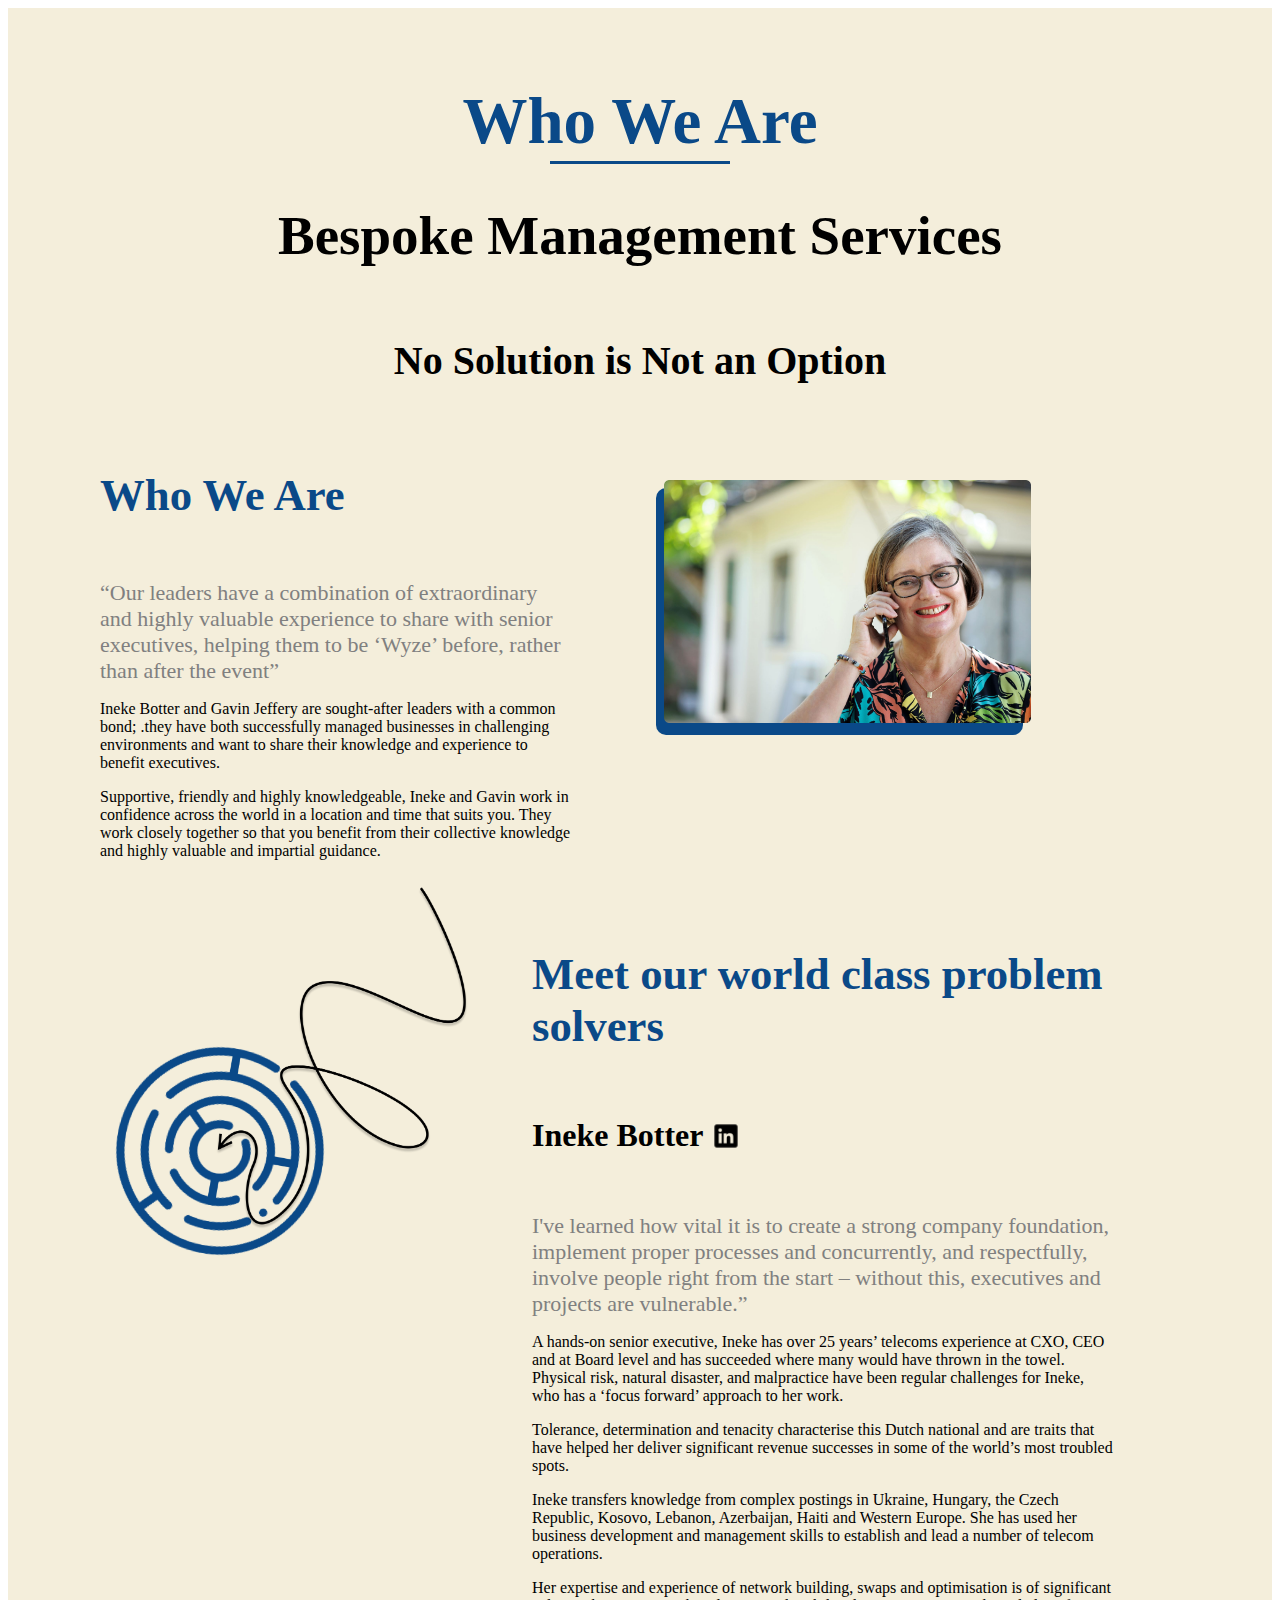
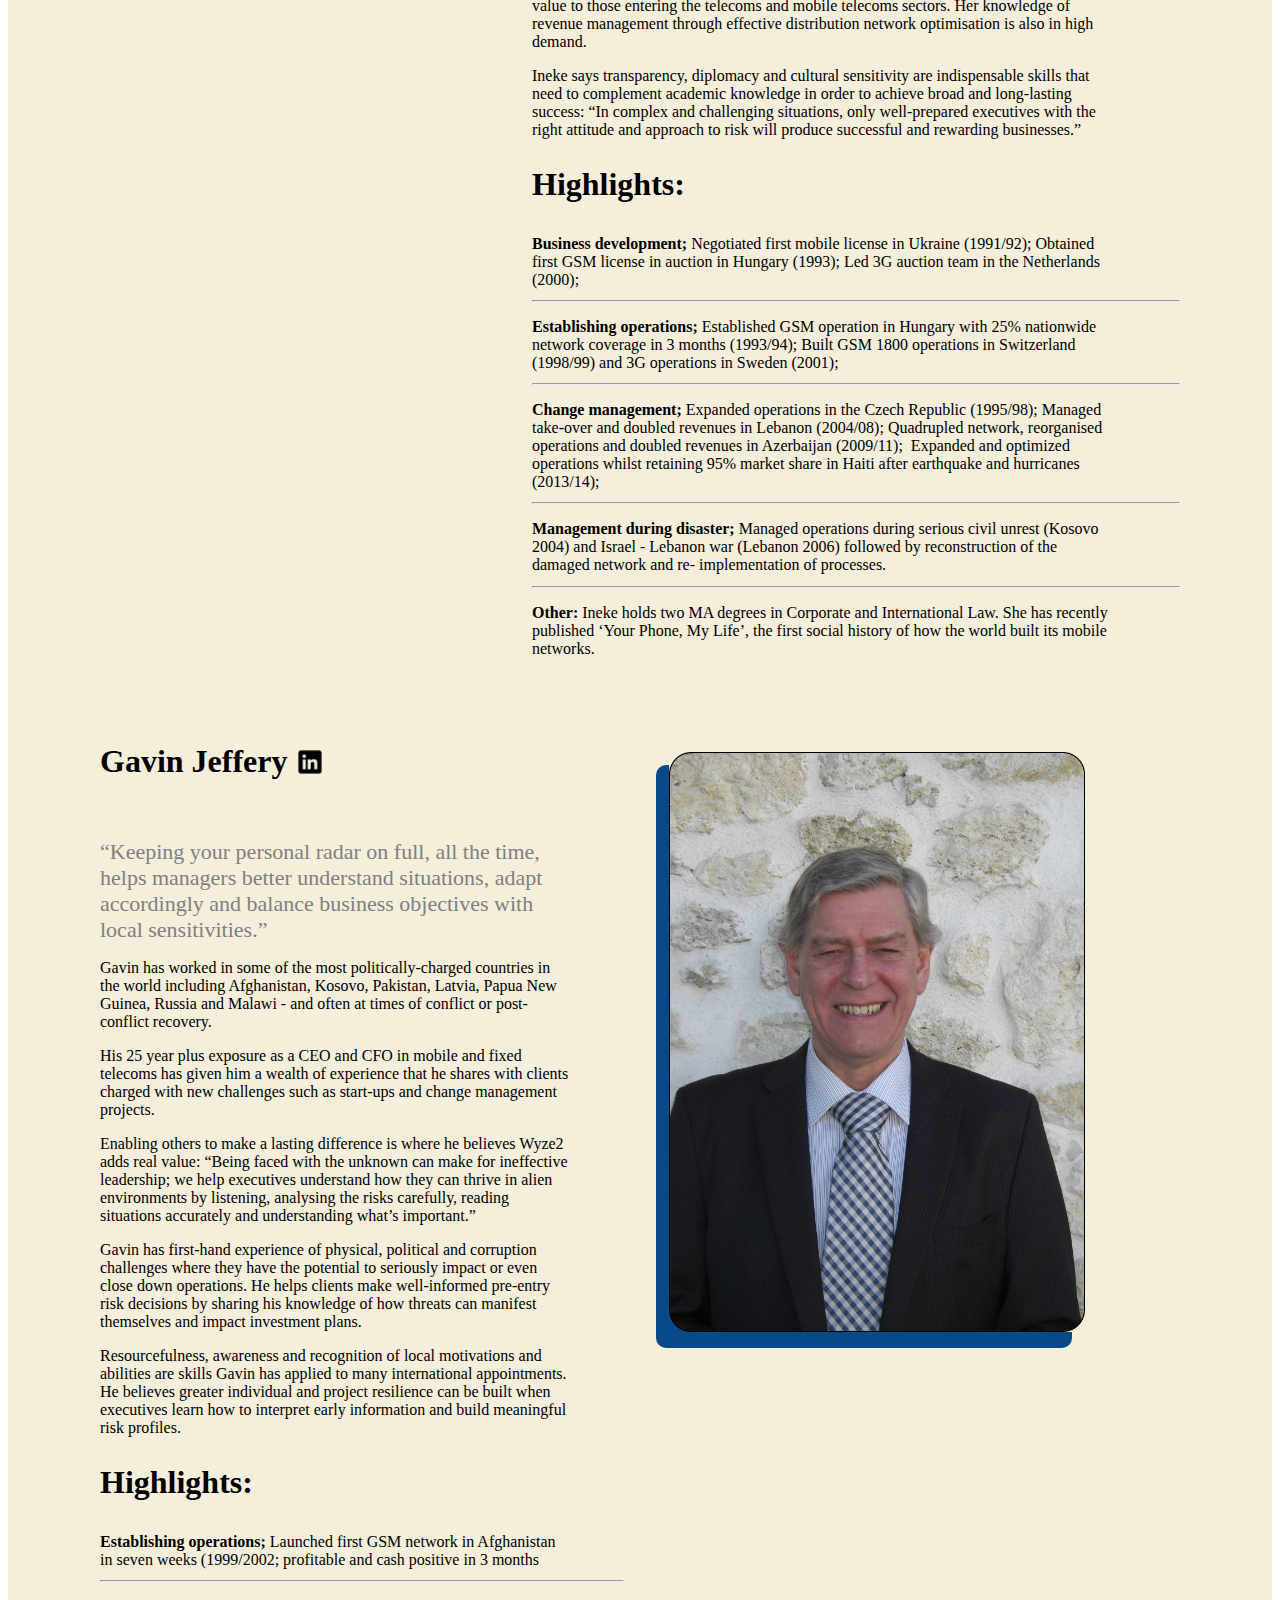
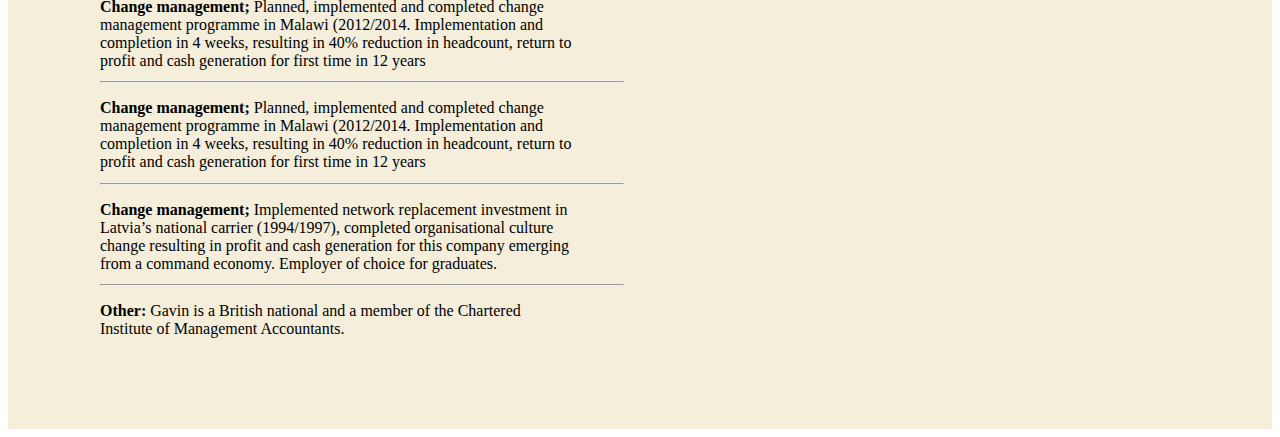
<file: WhoWeAre.html>
<!DOCTYPE html>
<html lang="en">
<head>
    <meta charset="UTF-8">
    <meta name="viewport" content="width=device-width, initial-scale=1.0">
    <title>Document</title>
    <link rel="stylesheet" href="WhoWeAre.css">
</head>
<body>
    <div class="who_we_are_pageContainer" id="WhoWeAre">
        <h1>Who We Are</h1> 
        <h2>Bespoke Management Services</h2>
        <h4>No Solution is Not an Option</h4>

        <div class="who_we_are_pagecontent">
            <!-- FLEX ITEM 1 -->
            <div class="who_we_are_pageitem" id="flex_item1">
                <div class="who_we_are_textcontainer">
                
                <!-- Header Texts -->
                <div class="flex_item1_large_headertxt" > 
                    <h2>Who We Are</h2>
                </div>
                <div class="flex_item1_small_headertxt">
                    <h2>Meet our world class problem solvers</h2>
                    <h4>Ineke Botter <a href="https://www.linkedin.com/in/ineke-botter-yourphone-mylife/"><img src="./Pictures/LinkedIn.svg" /></a></h4>
                </div>
                <!-- Normal Texts -->

                <div class="flex_item1_large_txt">
                  <span class="QuoteTestWhoWeAre">
                    <p >“Our leaders have a combination of extraordinary and highly valuable experience to
                        share with senior executives, helping them to be ‘Wyze’ before, rather than after the
                        event”</p></span>
                    <p>Ineke Botter and Gavin Jeffery are sought-after leaders with a common bond; .they have both successfully managed
                       businesses in challenging environments and want to share their knowledge
                       and experience to benefit executives.
                    </p>
                    <p>
                        Supportive, friendly and highly knowledgeable, Ineke and Gavin work in confidence across the world
                        in a location and time that suits you. They work closely together so that you benefit from their
                        collective knowledge and highly valuable and impartial guidance.</p>
                </div>
                <div class="flex_item1_small_txt">
                  <span class="QuoteTestWhoWeAre">
                    <p>I've learned how vital it is to create a strong company foundation, implement proper processes
                        and concurrently, and
                        respectfully, involve people right from the start – without this, executives and projects are vulnerable.”</p></span>

                    <p>A hands-on senior executive, Ineke has over 25 years’ telecoms experience at CXO, CEO and at Board level and has
                        succeeded where many would have thrown in the towel. Physical risk, natural disaster, and malpractice have been
                        regular
                        challenges for Ineke, who has a ‘focus forward’ approach to her work.
                    </p>
                    <p>
                        Tolerance, determination and tenacity characterise
                        this Dutch national and are traits that have helped her deliver significant revenue successes in some of the world’s
                        most troubled spots.
                    </p>
                    <p>Ineke transfers knowledge from complex postings in Ukraine, Hungary, the Czech Republic, Kosovo,
                        Lebanon, Azerbaijan, Haiti and Western Europe. She has used her business development and management skills to
                        establish
                        and lead a number of telecom operations.
                    </p>
                    <div class="flex_item1_reduce_width_txt">
                        <p> Her expertise and experience of network building, swaps and optimisation is of
                            significant value to those entering the telecoms and mobile telecoms sectors. Her knowledge of revenue management
                            through effective distribution network optimisation is also in high demand.
                        </p>
                        <p> Ineke says transparency, diplomacy and
                            cultural sensitivity are indispensable skills that need to complement academic knowledge in order to achieve broad
                            and
                            long-lasting success: “In complex and challenging situations, only well-prepared executives with the right attitude
                            and
                            approach to risk will produce successful and rewarding businesses.”</p>
                    </div>
                    <div  class="highlights_container">
                        <h4>Highlights:</h4>
                        <div>
                            <p>
                                <span class="highlight_bold">Establishing operations;</span> Launched first GSM network in Afghanistan in
                                seven weeks (1999/2002;
                                profitable and cash positive in 3 months
                            </p>
                            <hr />
                        </div>
                    
                        <div>
                            <p>
                                <span class="highlight_bold">Change management;</span> Planned, implemented and completed change management
                                programme in
                                Malawi (2012/2014. Implementation and completion in 4 weeks, resulting in 40% reduction in
                                headcount, return to profit and cash generation for first time in 12 years
                            </p>
                            <hr />
                        </div>
                        <div>
                            <p>
                                <span class="highlight_bold">Change management;</span> Planned, implemented and completed change management
                                programme in
                                Malawi (2012/2014. Implementation and completion in 4 weeks, resulting in 40% reduction in
                                headcount, return to profit and cash generation for first time in 12 years
                            </p>
                            <hr />
                        </div>
                        <div>
                            <p>
                                <span class="highlight_bold">Change management;</span> Implemented network replacement investment in
                                Latvia’s national carrier
                                (1994/1997), completed organisational culture change resulting in profit and cash generation for this
                                company emerging from a command economy. Employer of choice for graduates.
                            </p>
                            <hr />
                        </div>
                        <div>
                            <p>
                                <span class="highlight_bold">Other:</span> Gavin is a British national and a member of the Chartered
                                Institute of Management Accountants.
                            </p>
                        </div>
                    </div>
                </div>

                </div>

                <!-- Flex Item 1 Image Container -->
                <div class="who_we_are_imgcontainer">
                    <div class="test_container" id="flex_item1_imgcontainer">
                        <img src="./Pictures/20230710 small 2 1.png" />
                    </div>
                </div>                
            </div>

            <!-- FLEX ITEM 2 -->
            <div class="who_we_are_pageitem" id="flex_item2">
                <!-- Flex Item 2 Image Container -->
                <div class="maze_imgcontainer">
                    <img class="maze_img" src="./Pictures/maze (1) 1.png" />
                    <img class="vector_img" src="./Pictures/Vector 5.png"/>
                </div>
                <div class="who_we_are_textcontainer">
                    <!-- Header Texts -->
                    <div class="flex_item2_large_headertxt">
                        <h2>Meet our world class problem solvers</h2>
                        <h4>Ineke Botter <a href="https://www.linkedin.com/in/ineke-botter-yourphone-mylife/"><img src="./Pictures/LinkedIn.svg" /></a></h4>
                    </div>
                    <div class="flex_item2_small_headertxt">
                        <h2>Who We Are</h2>
                    </div>

                    <!-- Normal Texts  -->
                    <div class="flex_item2_large_txt">
                      <span class="QuoteTestWhoWeAre"><p>I've learned how vital it is to create a strong company foundation, implement proper processes
                            and concurrently, and
                            respectfully, involve people right from the start – without this, executives and projects are vulnerable.”</p></span>
                        
                        <p>A hands-on senior executive, Ineke has over 25 years’ telecoms experience at CXO, CEO and at Board level and has
                            succeeded where many would have thrown in the towel. Physical risk, natural disaster, and malpractice have been
                            regular
                            challenges for Ineke, who has a ‘focus forward’ approach to her work.
                        </p>
                        <p>
                            Tolerance, determination and tenacity characterise
                            this Dutch national and are traits that have helped her deliver significant revenue successes in some of the world’s
                            most troubled spots.
                        </p>
                        <p>Ineke transfers knowledge from complex postings in Ukraine, Hungary, the Czech Republic, Kosovo,
                            Lebanon, Azerbaijan, Haiti and Western Europe. She has used her business development and management skills to
                            establish
                            and lead a number of telecom operations.
                        </p>
                        <p> Her expertise and experience of network building, swaps and optimisation is of
                            significant value to those entering the telecoms and mobile telecoms sectors. Her knowledge of revenue management
                            through effective distribution network optimisation is also in high demand.
                        </p>
                        <p> Ineke says transparency, diplomacy and
                            cultural sensitivity are indispensable skills that need to complement academic knowledge in order to achieve broad
                            and
                            long-lasting success: “In complex and challenging situations, only well-prepared executives with the right attitude
                            and
                            approach to risk will produce successful and rewarding businesses.”
                        </p>
                        <div class="highlights_container">
                            <h4>Highlights:</h4>
                            <div>
                                <p>
                                    <span class="highlight_bold">Business development;</span> Negotiated first mobile license in Ukraine (1991/92); Obtained first GSM license in auction in
                                    Hungary (1993); Led 3G auction team in the Netherlands (2000);
                                </p>
                                <hr />
                            </div>
                        
                            <div>
                                <p>
                                    <span class="highlight_bold">Establishing operations;</span> Established GSM operation in Hungary with 25% nationwide network
                                    coverage in 3 months (1993/94); Built GSM 1800 operations in Switzerland (1998/99) and 3G
                                    operations in Sweden (2001);
                                </p>
                                <hr />
                            </div>
                            <div>
                                <p>
                                    <span class="highlight_bold">Change management;</span> Expanded operations in the Czech Republic (1995/98); Managed take-over
                                    and doubled revenues in Lebanon (2004/08); Quadrupled network, reorganised operations and
                                    doubled revenues in Azerbaijan (2009/11);  Expanded and optimized operations whilst retaining 95%
                                    market share in Haiti after earthquake and hurricanes (2013/14);
                                </p>
                                <hr />
                            </div>
                            <div>
                                <p>
                                    <span class="highlight_bold">Management during disaster;</span> Managed operations during serious civil unrest (Kosovo 2004) and
                                    Israel - Lebanon war (Lebanon 2006) followed by reconstruction of the damaged network and re-
                                    implementation of processes.
                                </p>
                                <hr />
                            </div>
                            <div>
                                <p>
                                    <span class="highlight_bold">Other:</span> Ineke holds two MA degrees in Corporate and International Law. She has recently published ‘Your
                                    Phone, My Life’, the first social history of how the world built its mobile networks.
                                </p>
                            </div>
                        </div>
                    </div>
                    <div class="flex_item2_small_txt">
                      <span class="QuoteTestWhoWeAre"><p>“Our leaders have a combination of extraordinary and highly valuable experience to
                            share with senior executives, helping them to be ‘Wyze’ before, rather than after the
                            event”</p></span>
                        <p>Ineke Botter and Gavin Jeffery are sought-after leaders with a common bond; they both have
                            successfully managed businesses in challenging environments and want to share their knowledge
                            and experience to benefit executives.
                        </p>
                        <p>
                            Supportive, friendly and highly knowledgeable, Ineke and Gavin work in confidence across the world
                            in a location and time that suits you. They work closely together so that you benefit from their
                            collective knowledge and highly valuable and impartial guidance.
                        </p>
                        
                    </div>
                </div>
            </div>

            <!-- FLEX ITEM 3 -->
            <div class="who_we_are_pageitem" id="flex_item3">
                <div class="who_we_are_textcontainer">
                    <!-- Heade Texts -->
                    <h4>Gavin Jeffery <a href="https://www.linkedin.com/in/gavinjeffery/"><img src="./Pictures/LinkedIn.svg"/></a></h4>

                    <!-- Normal Texts -->
                    <span class="QuoteTestWhoWeAre"><p>“Keeping your personal radar on full, all the time, helps managers better understand situations, adapt accordingly and
                    balance business objectives with local sensitivities.”</p></span>
            
                    <p>Gavin has worked in some of the most politically-charged countries in the world including Afghanistan, Kosovo, Pakistan,
                        Latvia, Papua New Guinea, Russia and Malawi - and often at times of conflict or post-conflict recovery.
                    </p>
                    <div class="flex_item3_reduce_width_txt">
                        <p> His 25 year plus
                            exposure as a CEO and CFO in mobile and fixed telecoms has given him a wealth of experience that he shares with
                            clients
                            charged with new challenges such as start-ups and change management projects.
                        </p>
                        <p> Enabling others to make a lasting
                            difference is where he believes Wyze2 adds real value: “Being faced with the unknown can make for ineffective
                            leadership; we help executives understand how they can thrive in alien environments by listening, analysing the
                            risks
                            carefully, reading situations accurately and understanding what’s important.”
                        </p>
                        <div class="reducetxt_width_mobile">
                            <p> Gavin has first-hand experience of
                                physical, political and corruption challenges where they have the potential to seriously impact or even close down
                                operations. He helps clients make well-informed pre-entry risk decisions by sharing his knowledge of how threats can
                                manifest themselves and impact investment plans.
                            </p>
                            <p> Resourcefulness, awareness and recognition of local motivations and
                                abilities are skills Gavin has applied to many international appointments. He believes greater individual and
                                project
                                resilience can be built when executives learn how to interpret early information and build meaningful risk profiles.
                            </p>
                        </div>
                    </div>
                    <div id="flex_item3_highlights_container" class="highlights_container">
                        <h4>Highlights:</h4>
                        <div>
                            <p>
                                <span class="highlight_bold">Establishing operations;</span> Launched first GSM network in Afghanistan in seven weeks (1999/2002;
                                profitable and cash positive in 3 months
                            </p>
                            <hr />
                        </div>
                        
                        <div>
                            <p>
                                <span class="highlight_bold">Change management;</span> Planned, implemented and completed change management programme in
                                Malawi (2012/2014. Implementation and completion in 4 weeks, resulting in 40% reduction in
                                headcount, return to profit and cash generation for first time in 12 years
                            </p>
                            <hr />
                        </div>
                        <div>
                            <p>
                                <span class="highlight_bold">Change management;</span> Planned, implemented and completed change management programme in
                                Malawi (2012/2014. Implementation and completion in 4 weeks, resulting in 40% reduction in
                                headcount, return to profit and cash generation for first time in 12 years                                                        
                            </p>
                            <hr />
                        </div>
                        <div>
                            <p>
                                <span class="highlight_bold">Change management;</span> Implemented network replacement investment in Latvia’s national carrier
                                (1994/1997), completed organisational culture change resulting in profit and cash generation for this
                                company emerging from a command economy. Employer of choice for graduates.
                            </p>
                            <hr />
                        </div>
                        <div>
                            <p>
                                <span class="highlight_bold">Other:</span> Gavin is a British national and a member of the Chartered Institute of Management Accountants.
                            </p>
                        </div>
                    </div>
                </div>

                <!-- Flex Item 3 Image Container -->
                <div  class="who_we_are_imgcontainer" id="gavin_img_container" >
                    <div class="test_container" id="gavin_img">
                        <img src="./Pictures/Gavin2 3.png" />
                    </div>
                </div>
            </div>

        </div>
    </div>
</body>
</html>
</file>
<file: WhoWeAre.css>
/* START WhoWeAre Section */

.who_we_are_pageContainer {
    background-color: #F4EEDB;
    padding-left: 2em;
    padding-right: 2em;
    text-align: center;
    padding-bottom: 3em;
    padding-top: 2em;
}
.flex_item1_small_headertxt {
    display: none;
}
.flex_item2_small_headertxt {
    display: none;
}
.flex_item2_small_txt {
    display: none;
}

.flex_item1_small_txt {
    display: none;
}

.who_we_are_pageContainer > h1 {
    color: #0A4988;
    /* border-bottom: 1px solid black; */
    font-size: 65px;
    margin-left: auto;
    margin-right: auto;
    margin-bottom: 0.3em;
    position: relative;
}
.who_we_are_pageContainer > h1::after {
    content: '';
    height: 3px;
    width: 15%;
    background: #0A4988;
    position: absolute;
    left: calc(50% - 7.5%);
    bottom: -5px;
}

.who_we_are_pageContainer > h2 {
    font-size: 55px;
    padding-bottom: 0.3em;
}

.who_we_are_pageContainer > h4 {
    font-size: 40px;
    margin-bottom: 1em;
}
.QuoteTestWhoWeAre{
  font-size: 22px;
  color: gray;
}

.who_we_are_pagecontent {
    display: flex;
    flex-direction: column;
    padding-left: 5%;
    padding-right: 5%;
}

.who_we_are_pageitem {
    margin-bottom: 2em;
    gap: 2em;
    display: flex;
    text-align: left;
    justify-content: space-between;
}

.who_we_are_textcontainer {
    flex: 1;
}

.who_we_are_textcontainer p {
    width: 90%;
    margin-bottom: 0.7em;
    font-size: 1em;
}

.who_we_are_textcontainer h2 {
    margin-top: 1em;
    color: #0A4988;
    font-size: 2.8em;
    padding-bottom: 0.5em;
}

.who_we_are_textcontainer h4 {
    font-size: 2em;
    padding-bottom: 0.5em;
    display: flex;
    align-items: center;
}

.who_we_are_textcontainer h4 > img {
    margin-left: 0.3em;
    scale: 1.2;
    cursor: pointer;
}
.who_we_are_textcontainer h4 > a{
  margin-left: 0.3em;
  scale: 1.2;
  line-height: 20px;
}


.who_we_are_imgcontainer {
    flex: 1;
    /* width: 30vw; */
    /* background-color: red; */
    margin-top: 4em;
}

.test_container {
    width: 70%;
    flex: 1;
    background-color: #0A4988;
    border-radius: 10px;
    /* position: relative; */
}

.who_we_are_imgcontainer img {
    position: relative; 
    top: -0.5em;
    left: 0.5em;
    width: 100%
}

#gavin_img {
    width: 26em;
}

#gavin_img > img {
    top: -0.8em;
    left: 0.8em;
}

.maze_imgcontainer {
    position: relative;
    width: 25em;
    margin-top: 7em;
}

.maze_img {
    width: 15em;
    margin-top: 1em;
}

.vector_img {
    margin-top: 1em;
    width: 15.8em;
    position: absolute;
    left: 7.2em;
    top: -9em;
}

/* .highlights_container {
    margin-top: 31em;
} */

.highlights_container > h4 {
    margin: 0;
    padding-top: 0.5em;
    padding-bottom: 0.5em;
}

.highlight_bold {
    font-weight: bolder;
}

@media screen and (max-width: 1030px) {
    .who_we_are_pagecontent {
        padding-left: 2em;
        padding-right: 2em;
    }
    .who_we_are_textcontainer h4 {
      font-size: 1.6em;
      padding-bottom: 0.5em;
  }
    .who_we_are_textcontainer h2 {
      margin-top: 1em;
      font-size: 2.2em;
      padding-bottom: 0.5em;
  }
    
    .who_we_are_pageContainer > h1 {
      font-size: 55px;
      margin-bottom: 0.3em;
    }
    .who_we_are_pageContainer > h2 {
      font-size: 45px;
      padding-bottom: 0.3em;
    }
    .who_we_are_pageContainer > h4 {
      font-size: 30px;
      margin-bottom: 1em;
    }
    .QuoteTestWhoWeAre{
      font-size: 20px;
      color: gray;
    }
    .test_container {
        width: 90%;
        flex: 1;
    }
    .maze_imgcontainer {
        width: 23em;
        margin-top: 10em;
    }
    .who_we_are_textcontainer > p {
        width: 95%;
    }
    #gavin_img {
        width: 20em;
    }
    #flex_item3_highlights_container {
        width: 140%;
    }
}

@media screen and (max-width: 877px) {
    .flex_item1_small_headertxt {
        display: flex;
        flex-direction: column;
    }
    .who_we_are_textcontainer h2 {
      margin-top: 1em;
      font-size: 2em;
      padding-bottom: 0.5em;
  }
    .who_we_are_pageContainer {
        padding-left: 1em;
        padding-right: 1em;
    }
    .who_we_are_pageContainer > h1 {
      font-size: 45px;
      margin-left: auto;
      margin-right: auto;
      margin-bottom: 0.3em;
    }
    .who_we_are_pageContainer > h2 {
      font-size: 35px;
      padding-bottom: 0.3em;
    }
    .who_we_are_pageContainer > h4 {
      font-size: 20px;
      margin-bottom: 1em;
    }

    .flex_item1_large_headertxt {
        display: none;
    }
    .flex_item1_large_txt {
        display: none;
    }
    .flex_item1_small_txt {
        display: flex;
        flex-direction: column;
    }
    .flex_item2_small_headertxt {
        display: flex;
        flex-direction: column;
    }
    .flex_item2_large_headertxt{
        display: none;
    }
    .flex_item2_small_txt {
        display: flex;
        flex-direction: column;
    }
    .flex_item2_large_txt {
        display: none;
    }
    .who_we_are_pageitem {
        flex-direction: column;
    }
    #flex_item2 {
        order: -1;
        flex-direction: column-reverse;
    }
    #flex_item2  p {
        width: 65%;
    }
    .maze_imgcontainer {
        width: 23em;
        margin-top: -4em;
        margin-bottom: -2em;
        margin-left: auto;
    }
    .flex_item1_reduce_width_txt {
        width: 50%;
    }
    .flex_item3_reduce_width_txt {
        width: 60%;
    }
    #flex_item1_imgcontainer {
        width: 50%;
        margin-left: auto;
        margin-top: -44.5em;
    }
    #gavin_img {
        /* background-color: green; */
        width: 16em;
        margin-left: auto;
        margin-top: -53em;
    }
    .highlights_container {
        width: 100%;
    }
    #flex_item3_highlights_container {
        width: 100%;
    }
}

@media screen and (max-width: 680px) {
    .who_we_are_pageContainer {
        padding-left: 0.4em;
        padding-right: 0.4em;
    }
    .who_we_are_textcontainer h2 {
        margin-top: 1em;
        font-size: 1.8em;
        padding-bottom: 0.5em;
    }
    .who_we_are_textcontainer p {
        width: 90%;
        margin-bottom: 0.7em;
        font-size: 0.8em;
    }
    .QuoteTestWhoWeAre{
        font-size: 20px;
        color: gray;
    }
    .who_we_are_pageContainer > h1 {
      font-size: 35px;
      margin-bottom: 0.3em;
    }
    .who_we_are_pageContainer > h2 {
      font-size: 25px;
      padding-bottom: 0.3em;
    }
    .who_we_are_pageContainer > h4 {
      font-size: 15px;
      margin-bottom: 1em;
    }
    .who_we_are_pagecontent {
        padding-left: 1em;
        padding-right: 1em;
    }
    .flex_item1_reduce_width_txt {
        width: 100%;
    }

    .flex_item3_reduce_width_txt {
        width: 100%;
    }

    #flex_item1_imgcontainer {
        width: 80%;
        margin-left: auto;
        margin-right: auto;
        margin-top: -3em;
    }
    .flex_item1_small_txt p {
        width: 100%;
    }
    #flex_item2 {
        order: -1;
        flex-direction: column-reverse;
    }

    #flex_item2 p {
        width: 100%;
    }

    .maze_imgcontainer {
        display: none;
    }

    /* NEW CODE */
    .reducetxt_width_mobile {
        width: 80%;
    }

    #gavin_img {
        height: 10em;
        margin-right: 1em;
        width: 6em;
        margin-top: -33em;
    }

    #gavin_img>img {
        height: 10em;
    }

    .test_container {
        flex: 1;
        border-radius: 5px;
    }

}

/* medaia querys for positioning gavin image */
@media screen and (max-width: 582px) {
    #gavin_img {
        margin-top: -36em;
    }
}

@media screen and (max-width: 462px) {
    .who_we_are_pageContainer {
        padding-bottom: 0;
    }
    #gavin_img {
        width: 5.5em;
        margin-top: -38.5em;
    }
}
@media screen and (max-width: 433px) {
    #gavin_img {
        margin-top: -43em;
        margin-right: unset;
     }
}
@media screen and (max-width: 379px) {
    #gavin_img {
        margin-top: -47em;
        width: 5em;
    }
}

  /* END WhoWeAre Section */
</file>
